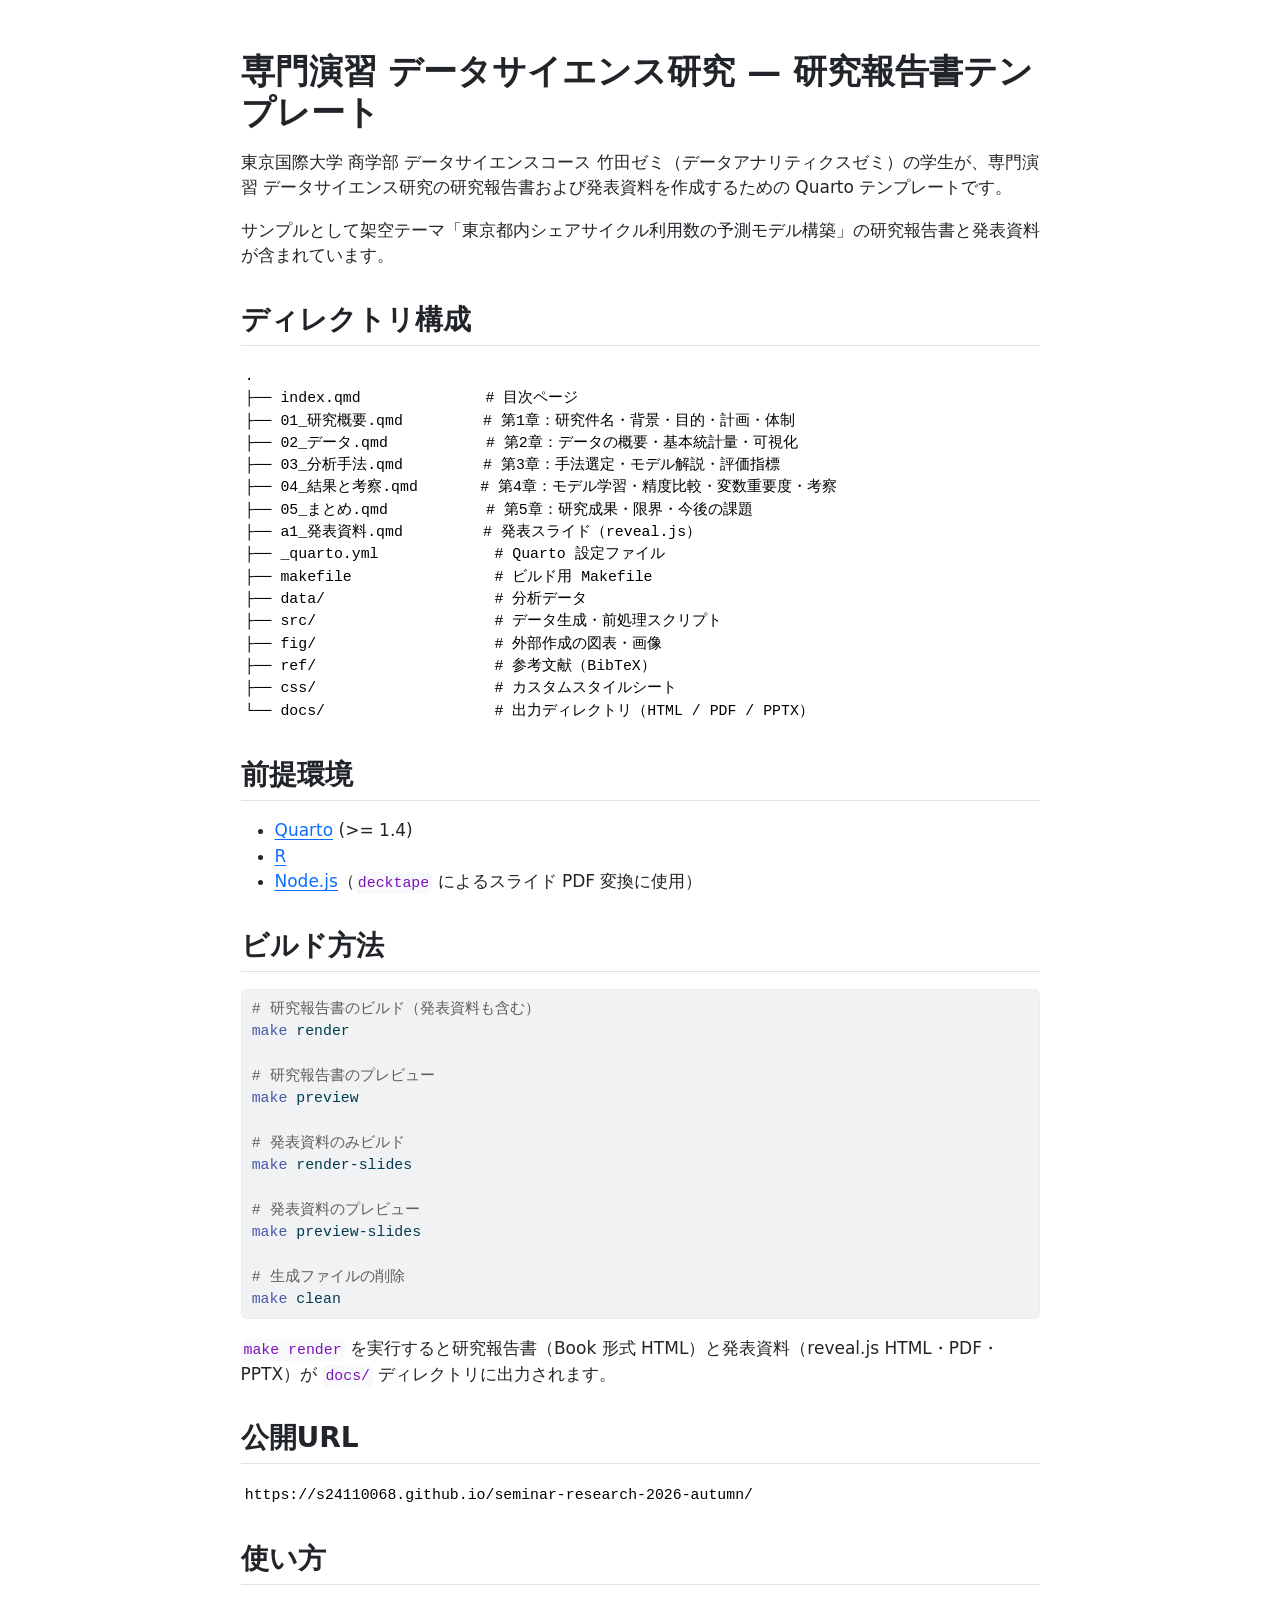
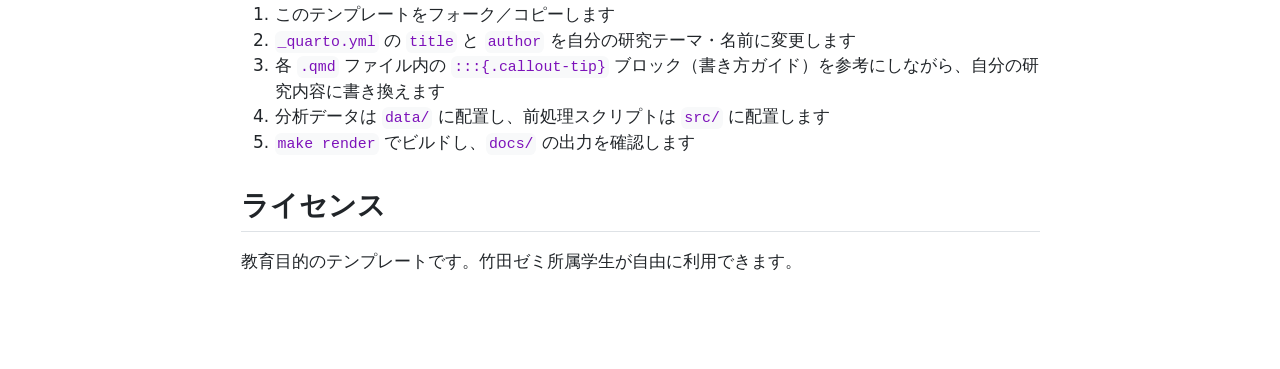
<file: README.html>
<!DOCTYPE html>
<html xmlns="http://www.w3.org/1999/xhtml" lang="en" xml:lang="en"><head>

<meta charset="utf-8">
<meta name="generator" content="quarto-1.5.57">

<meta name="viewport" content="width=device-width, initial-scale=1.0, user-scalable=yes">


<title>readme</title>
<style>
code{white-space: pre-wrap;}
span.smallcaps{font-variant: small-caps;}
div.columns{display: flex; gap: min(4vw, 1.5em);}
div.column{flex: auto; overflow-x: auto;}
div.hanging-indent{margin-left: 1.5em; text-indent: -1.5em;}
ul.task-list{list-style: none;}
ul.task-list li input[type="checkbox"] {
  width: 0.8em;
  margin: 0 0.8em 0.2em -1em; /* quarto-specific, see https://github.com/quarto-dev/quarto-cli/issues/4556 */ 
  vertical-align: middle;
}
/* CSS for syntax highlighting */
pre > code.sourceCode { white-space: pre; position: relative; }
pre > code.sourceCode > span { line-height: 1.25; }
pre > code.sourceCode > span:empty { height: 1.2em; }
.sourceCode { overflow: visible; }
code.sourceCode > span { color: inherit; text-decoration: inherit; }
div.sourceCode { margin: 1em 0; }
pre.sourceCode { margin: 0; }
@media screen {
div.sourceCode { overflow: auto; }
}
@media print {
pre > code.sourceCode { white-space: pre-wrap; }
pre > code.sourceCode > span { display: inline-block; text-indent: -5em; padding-left: 5em; }
}
pre.numberSource code
  { counter-reset: source-line 0; }
pre.numberSource code > span
  { position: relative; left: -4em; counter-increment: source-line; }
pre.numberSource code > span > a:first-child::before
  { content: counter(source-line);
    position: relative; left: -1em; text-align: right; vertical-align: baseline;
    border: none; display: inline-block;
    -webkit-touch-callout: none; -webkit-user-select: none;
    -khtml-user-select: none; -moz-user-select: none;
    -ms-user-select: none; user-select: none;
    padding: 0 4px; width: 4em;
  }
pre.numberSource { margin-left: 3em;  padding-left: 4px; }
div.sourceCode
  {   }
@media screen {
pre > code.sourceCode > span > a:first-child::before { text-decoration: underline; }
}
</style>


<script src="README_files/libs/clipboard/clipboard.min.js"></script>
<script src="README_files/libs/quarto-html/quarto.js"></script>
<script src="README_files/libs/quarto-html/popper.min.js"></script>
<script src="README_files/libs/quarto-html/tippy.umd.min.js"></script>
<script src="README_files/libs/quarto-html/anchor.min.js"></script>
<link href="README_files/libs/quarto-html/tippy.css" rel="stylesheet">
<link href="README_files/libs/quarto-html/quarto-syntax-highlighting.css" rel="stylesheet" id="quarto-text-highlighting-styles">
<script src="README_files/libs/bootstrap/bootstrap.min.js"></script>
<link href="README_files/libs/bootstrap/bootstrap-icons.css" rel="stylesheet">
<link href="README_files/libs/bootstrap/bootstrap.min.css" rel="stylesheet" id="quarto-bootstrap" data-mode="light">


</head>

<body class="fullcontent">

<div id="quarto-content" class="page-columns page-rows-contents page-layout-article">

<main class="content" id="quarto-document-content">




<section id="専門演習-データサイエンス研究-研究報告書テンプレート" class="level1">
<h1>専門演習 データサイエンス研究 — 研究報告書テンプレート</h1>
<p>東京国際大学 商学部 データサイエンスコース 竹田ゼミ（データアナリティクスゼミ）の学生が、専門演習 データサイエンス研究の研究報告書および発表資料を作成するための Quarto テンプレートです。</p>
<p>サンプルとして架空テーマ「東京都内シェアサイクル利用数の予測モデル構築」の研究報告書と発表資料が含まれています。</p>
<section id="ディレクトリ構成" class="level2">
<h2 class="anchored" data-anchor-id="ディレクトリ構成">ディレクトリ構成</h2>
<pre><code>.
├── index.qmd              # 目次ページ
├── 01_研究概要.qmd         # 第1章：研究件名・背景・目的・計画・体制
├── 02_データ.qmd           # 第2章：データの概要・基本統計量・可視化
├── 03_分析手法.qmd         # 第3章：手法選定・モデル解説・評価指標
├── 04_結果と考察.qmd       # 第4章：モデル学習・精度比較・変数重要度・考察
├── 05_まとめ.qmd           # 第5章：研究成果・限界・今後の課題
├── a1_発表資料.qmd         # 発表スライド（reveal.js）
├── _quarto.yml             # Quarto 設定ファイル
├── makefile                # ビルド用 Makefile
├── data/                   # 分析データ
├── src/                    # データ生成・前処理スクリプト
├── fig/                    # 外部作成の図表・画像
├── ref/                    # 参考文献（BibTeX）
├── css/                    # カスタムスタイルシート
└── docs/                   # 出力ディレクトリ（HTML / PDF / PPTX）</code></pre>
</section>
<section id="前提環境" class="level2">
<h2 class="anchored" data-anchor-id="前提環境">前提環境</h2>
<ul>
<li><a href="https://quarto.org/">Quarto</a> (&gt;= 1.4)</li>
<li><a href="https://www.r-project.org/">R</a></li>
<li><a href="https://nodejs.org/">Node.js</a>（<code>decktape</code> によるスライド PDF 変換に使用）</li>
</ul>
</section>
<section id="ビルド方法" class="level2">
<h2 class="anchored" data-anchor-id="ビルド方法">ビルド方法</h2>
<div class="sourceCode" id="cb2"><pre class="sourceCode bash code-with-copy"><code class="sourceCode bash"><span id="cb2-1"><a href="#cb2-1" aria-hidden="true" tabindex="-1"></a><span class="co"># 研究報告書のビルド（発表資料も含む）</span></span>
<span id="cb2-2"><a href="#cb2-2" aria-hidden="true" tabindex="-1"></a><span class="fu">make</span> render</span>
<span id="cb2-3"><a href="#cb2-3" aria-hidden="true" tabindex="-1"></a></span>
<span id="cb2-4"><a href="#cb2-4" aria-hidden="true" tabindex="-1"></a><span class="co"># 研究報告書のプレビュー</span></span>
<span id="cb2-5"><a href="#cb2-5" aria-hidden="true" tabindex="-1"></a><span class="fu">make</span> preview</span>
<span id="cb2-6"><a href="#cb2-6" aria-hidden="true" tabindex="-1"></a></span>
<span id="cb2-7"><a href="#cb2-7" aria-hidden="true" tabindex="-1"></a><span class="co"># 発表資料のみビルド</span></span>
<span id="cb2-8"><a href="#cb2-8" aria-hidden="true" tabindex="-1"></a><span class="fu">make</span> render-slides</span>
<span id="cb2-9"><a href="#cb2-9" aria-hidden="true" tabindex="-1"></a></span>
<span id="cb2-10"><a href="#cb2-10" aria-hidden="true" tabindex="-1"></a><span class="co"># 発表資料のプレビュー</span></span>
<span id="cb2-11"><a href="#cb2-11" aria-hidden="true" tabindex="-1"></a><span class="fu">make</span> preview-slides</span>
<span id="cb2-12"><a href="#cb2-12" aria-hidden="true" tabindex="-1"></a></span>
<span id="cb2-13"><a href="#cb2-13" aria-hidden="true" tabindex="-1"></a><span class="co"># 生成ファイルの削除</span></span>
<span id="cb2-14"><a href="#cb2-14" aria-hidden="true" tabindex="-1"></a><span class="fu">make</span> clean</span></code><button title="Copy to Clipboard" class="code-copy-button"><i class="bi"></i></button></pre></div>
<p><code>make render</code> を実行すると研究報告書（Book 形式 HTML）と発表資料（reveal.js HTML・PDF・PPTX）が <code>docs/</code> ディレクトリに出力されます。</p>
</section>
<section id="公開url" class="level2">
<h2 class="anchored" data-anchor-id="公開url">公開URL</h2>
<pre><code>https://s24110068.github.io/seminar-research-2026-autumn/</code></pre>
</section>
<section id="使い方" class="level2">
<h2 class="anchored" data-anchor-id="使い方">使い方</h2>
<ol type="1">
<li>このテンプレートをフォーク／コピーします</li>
<li><code>_quarto.yml</code> の <code>title</code> と <code>author</code> を自分の研究テーマ・名前に変更します</li>
<li>各 <code>.qmd</code> ファイル内の <code>:::{.callout-tip}</code> ブロック（書き方ガイド）を参考にしながら、自分の研究内容に書き換えます</li>
<li>分析データは <code>data/</code> に配置し、前処理スクリプトは <code>src/</code> に配置します</li>
<li><code>make render</code> でビルドし、<code>docs/</code> の出力を確認します</li>
</ol>
</section>
<section id="ライセンス" class="level2">
<h2 class="anchored" data-anchor-id="ライセンス">ライセンス</h2>
<p>教育目的のテンプレートです。竹田ゼミ所属学生が自由に利用できます。</p>
</section>
</section>

</main>
<!-- /main column -->
<script id="quarto-html-after-body" type="application/javascript">
window.document.addEventListener("DOMContentLoaded", function (event) {
  const toggleBodyColorMode = (bsSheetEl) => {
    const mode = bsSheetEl.getAttribute("data-mode");
    const bodyEl = window.document.querySelector("body");
    if (mode === "dark") {
      bodyEl.classList.add("quarto-dark");
      bodyEl.classList.remove("quarto-light");
    } else {
      bodyEl.classList.add("quarto-light");
      bodyEl.classList.remove("quarto-dark");
    }
  }
  const toggleBodyColorPrimary = () => {
    const bsSheetEl = window.document.querySelector("link#quarto-bootstrap");
    if (bsSheetEl) {
      toggleBodyColorMode(bsSheetEl);
    }
  }
  toggleBodyColorPrimary();  
  const icon = "";
  const anchorJS = new window.AnchorJS();
  anchorJS.options = {
    placement: 'right',
    icon: icon
  };
  anchorJS.add('.anchored');
  const isCodeAnnotation = (el) => {
    for (const clz of el.classList) {
      if (clz.startsWith('code-annotation-')) {                     
        return true;
      }
    }
    return false;
  }
  const onCopySuccess = function(e) {
    // button target
    const button = e.trigger;
    // don't keep focus
    button.blur();
    // flash "checked"
    button.classList.add('code-copy-button-checked');
    var currentTitle = button.getAttribute("title");
    button.setAttribute("title", "Copied!");
    let tooltip;
    if (window.bootstrap) {
      button.setAttribute("data-bs-toggle", "tooltip");
      button.setAttribute("data-bs-placement", "left");
      button.setAttribute("data-bs-title", "Copied!");
      tooltip = new bootstrap.Tooltip(button, 
        { trigger: "manual", 
          customClass: "code-copy-button-tooltip",
          offset: [0, -8]});
      tooltip.show();    
    }
    setTimeout(function() {
      if (tooltip) {
        tooltip.hide();
        button.removeAttribute("data-bs-title");
        button.removeAttribute("data-bs-toggle");
        button.removeAttribute("data-bs-placement");
      }
      button.setAttribute("title", currentTitle);
      button.classList.remove('code-copy-button-checked');
    }, 1000);
    // clear code selection
    e.clearSelection();
  }
  const getTextToCopy = function(trigger) {
      const codeEl = trigger.previousElementSibling.cloneNode(true);
      for (const childEl of codeEl.children) {
        if (isCodeAnnotation(childEl)) {
          childEl.remove();
        }
      }
      return codeEl.innerText;
  }
  const clipboard = new window.ClipboardJS('.code-copy-button:not([data-in-quarto-modal])', {
    text: getTextToCopy
  });
  clipboard.on('success', onCopySuccess);
  if (window.document.getElementById('quarto-embedded-source-code-modal')) {
    // For code content inside modals, clipBoardJS needs to be initialized with a container option
    // TODO: Check when it could be a function (https://github.com/zenorocha/clipboard.js/issues/860)
    const clipboardModal = new window.ClipboardJS('.code-copy-button[data-in-quarto-modal]', {
      text: getTextToCopy,
      container: window.document.getElementById('quarto-embedded-source-code-modal')
    });
    clipboardModal.on('success', onCopySuccess);
  }
    var localhostRegex = new RegExp(/^(?:http|https):\/\/localhost\:?[0-9]*\//);
    var mailtoRegex = new RegExp(/^mailto:/);
      var filterRegex = new RegExp('/' + window.location.host + '/');
    var isInternal = (href) => {
        return filterRegex.test(href) || localhostRegex.test(href) || mailtoRegex.test(href);
    }
    // Inspect non-navigation links and adorn them if external
 	var links = window.document.querySelectorAll('a[href]:not(.nav-link):not(.navbar-brand):not(.toc-action):not(.sidebar-link):not(.sidebar-item-toggle):not(.pagination-link):not(.no-external):not([aria-hidden]):not(.dropdown-item):not(.quarto-navigation-tool):not(.about-link)');
    for (var i=0; i<links.length; i++) {
      const link = links[i];
      if (!isInternal(link.href)) {
        // undo the damage that might have been done by quarto-nav.js in the case of
        // links that we want to consider external
        if (link.dataset.originalHref !== undefined) {
          link.href = link.dataset.originalHref;
        }
      }
    }
  function tippyHover(el, contentFn, onTriggerFn, onUntriggerFn) {
    const config = {
      allowHTML: true,
      maxWidth: 500,
      delay: 100,
      arrow: false,
      appendTo: function(el) {
          return el.parentElement;
      },
      interactive: true,
      interactiveBorder: 10,
      theme: 'quarto',
      placement: 'bottom-start',
    };
    if (contentFn) {
      config.content = contentFn;
    }
    if (onTriggerFn) {
      config.onTrigger = onTriggerFn;
    }
    if (onUntriggerFn) {
      config.onUntrigger = onUntriggerFn;
    }
    window.tippy(el, config); 
  }
  const noterefs = window.document.querySelectorAll('a[role="doc-noteref"]');
  for (var i=0; i<noterefs.length; i++) {
    const ref = noterefs[i];
    tippyHover(ref, function() {
      // use id or data attribute instead here
      let href = ref.getAttribute('data-footnote-href') || ref.getAttribute('href');
      try { href = new URL(href).hash; } catch {}
      const id = href.replace(/^#\/?/, "");
      const note = window.document.getElementById(id);
      if (note) {
        return note.innerHTML;
      } else {
        return "";
      }
    });
  }
  const xrefs = window.document.querySelectorAll('a.quarto-xref');
  const processXRef = (id, note) => {
    // Strip column container classes
    const stripColumnClz = (el) => {
      el.classList.remove("page-full", "page-columns");
      if (el.children) {
        for (const child of el.children) {
          stripColumnClz(child);
        }
      }
    }
    stripColumnClz(note)
    if (id === null || id.startsWith('sec-')) {
      // Special case sections, only their first couple elements
      const container = document.createElement("div");
      if (note.children && note.children.length > 2) {
        container.appendChild(note.children[0].cloneNode(true));
        for (let i = 1; i < note.children.length; i++) {
          const child = note.children[i];
          if (child.tagName === "P" && child.innerText === "") {
            continue;
          } else {
            container.appendChild(child.cloneNode(true));
            break;
          }
        }
        if (window.Quarto?.typesetMath) {
          window.Quarto.typesetMath(container);
        }
        return container.innerHTML
      } else {
        if (window.Quarto?.typesetMath) {
          window.Quarto.typesetMath(note);
        }
        return note.innerHTML;
      }
    } else {
      // Remove any anchor links if they are present
      const anchorLink = note.querySelector('a.anchorjs-link');
      if (anchorLink) {
        anchorLink.remove();
      }
      if (window.Quarto?.typesetMath) {
        window.Quarto.typesetMath(note);
      }
      // TODO in 1.5, we should make sure this works without a callout special case
      if (note.classList.contains("callout")) {
        return note.outerHTML;
      } else {
        return note.innerHTML;
      }
    }
  }
  for (var i=0; i<xrefs.length; i++) {
    const xref = xrefs[i];
    tippyHover(xref, undefined, function(instance) {
      instance.disable();
      let url = xref.getAttribute('href');
      let hash = undefined; 
      if (url.startsWith('#')) {
        hash = url;
      } else {
        try { hash = new URL(url).hash; } catch {}
      }
      if (hash) {
        const id = hash.replace(/^#\/?/, "");
        const note = window.document.getElementById(id);
        if (note !== null) {
          try {
            const html = processXRef(id, note.cloneNode(true));
            instance.setContent(html);
          } finally {
            instance.enable();
            instance.show();
          }
        } else {
          // See if we can fetch this
          fetch(url.split('#')[0])
          .then(res => res.text())
          .then(html => {
            const parser = new DOMParser();
            const htmlDoc = parser.parseFromString(html, "text/html");
            const note = htmlDoc.getElementById(id);
            if (note !== null) {
              const html = processXRef(id, note);
              instance.setContent(html);
            } 
          }).finally(() => {
            instance.enable();
            instance.show();
          });
        }
      } else {
        // See if we can fetch a full url (with no hash to target)
        // This is a special case and we should probably do some content thinning / targeting
        fetch(url)
        .then(res => res.text())
        .then(html => {
          const parser = new DOMParser();
          const htmlDoc = parser.parseFromString(html, "text/html");
          const note = htmlDoc.querySelector('main.content');
          if (note !== null) {
            // This should only happen for chapter cross references
            // (since there is no id in the URL)
            // remove the first header
            if (note.children.length > 0 && note.children[0].tagName === "HEADER") {
              note.children[0].remove();
            }
            const html = processXRef(null, note);
            instance.setContent(html);
          } 
        }).finally(() => {
          instance.enable();
          instance.show();
        });
      }
    }, function(instance) {
    });
  }
      let selectedAnnoteEl;
      const selectorForAnnotation = ( cell, annotation) => {
        let cellAttr = 'data-code-cell="' + cell + '"';
        let lineAttr = 'data-code-annotation="' +  annotation + '"';
        const selector = 'span[' + cellAttr + '][' + lineAttr + ']';
        return selector;
      }
      const selectCodeLines = (annoteEl) => {
        const doc = window.document;
        const targetCell = annoteEl.getAttribute("data-target-cell");
        const targetAnnotation = annoteEl.getAttribute("data-target-annotation");
        const annoteSpan = window.document.querySelector(selectorForAnnotation(targetCell, targetAnnotation));
        const lines = annoteSpan.getAttribute("data-code-lines").split(",");
        const lineIds = lines.map((line) => {
          return targetCell + "-" + line;
        })
        let top = null;
        let height = null;
        let parent = null;
        if (lineIds.length > 0) {
            //compute the position of the single el (top and bottom and make a div)
            const el = window.document.getElementById(lineIds[0]);
            top = el.offsetTop;
            height = el.offsetHeight;
            parent = el.parentElement.parentElement;
          if (lineIds.length > 1) {
            const lastEl = window.document.getElementById(lineIds[lineIds.length - 1]);
            const bottom = lastEl.offsetTop + lastEl.offsetHeight;
            height = bottom - top;
          }
          if (top !== null && height !== null && parent !== null) {
            // cook up a div (if necessary) and position it 
            let div = window.document.getElementById("code-annotation-line-highlight");
            if (div === null) {
              div = window.document.createElement("div");
              div.setAttribute("id", "code-annotation-line-highlight");
              div.style.position = 'absolute';
              parent.appendChild(div);
            }
            div.style.top = top - 2 + "px";
            div.style.height = height + 4 + "px";
            div.style.left = 0;
            let gutterDiv = window.document.getElementById("code-annotation-line-highlight-gutter");
            if (gutterDiv === null) {
              gutterDiv = window.document.createElement("div");
              gutterDiv.setAttribute("id", "code-annotation-line-highlight-gutter");
              gutterDiv.style.position = 'absolute';
              const codeCell = window.document.getElementById(targetCell);
              const gutter = codeCell.querySelector('.code-annotation-gutter');
              gutter.appendChild(gutterDiv);
            }
            gutterDiv.style.top = top - 2 + "px";
            gutterDiv.style.height = height + 4 + "px";
          }
          selectedAnnoteEl = annoteEl;
        }
      };
      const unselectCodeLines = () => {
        const elementsIds = ["code-annotation-line-highlight", "code-annotation-line-highlight-gutter"];
        elementsIds.forEach((elId) => {
          const div = window.document.getElementById(elId);
          if (div) {
            div.remove();
          }
        });
        selectedAnnoteEl = undefined;
      };
        // Handle positioning of the toggle
    window.addEventListener(
      "resize",
      throttle(() => {
        elRect = undefined;
        if (selectedAnnoteEl) {
          selectCodeLines(selectedAnnoteEl);
        }
      }, 10)
    );
    function throttle(fn, ms) {
    let throttle = false;
    let timer;
      return (...args) => {
        if(!throttle) { // first call gets through
            fn.apply(this, args);
            throttle = true;
        } else { // all the others get throttled
            if(timer) clearTimeout(timer); // cancel #2
            timer = setTimeout(() => {
              fn.apply(this, args);
              timer = throttle = false;
            }, ms);
        }
      };
    }
      // Attach click handler to the DT
      const annoteDls = window.document.querySelectorAll('dt[data-target-cell]');
      for (const annoteDlNode of annoteDls) {
        annoteDlNode.addEventListener('click', (event) => {
          const clickedEl = event.target;
          if (clickedEl !== selectedAnnoteEl) {
            unselectCodeLines();
            const activeEl = window.document.querySelector('dt[data-target-cell].code-annotation-active');
            if (activeEl) {
              activeEl.classList.remove('code-annotation-active');
            }
            selectCodeLines(clickedEl);
            clickedEl.classList.add('code-annotation-active');
          } else {
            // Unselect the line
            unselectCodeLines();
            clickedEl.classList.remove('code-annotation-active');
          }
        });
      }
  const findCites = (el) => {
    const parentEl = el.parentElement;
    if (parentEl) {
      const cites = parentEl.dataset.cites;
      if (cites) {
        return {
          el,
          cites: cites.split(' ')
        };
      } else {
        return findCites(el.parentElement)
      }
    } else {
      return undefined;
    }
  };
  var bibliorefs = window.document.querySelectorAll('a[role="doc-biblioref"]');
  for (var i=0; i<bibliorefs.length; i++) {
    const ref = bibliorefs[i];
    const citeInfo = findCites(ref);
    if (citeInfo) {
      tippyHover(citeInfo.el, function() {
        var popup = window.document.createElement('div');
        citeInfo.cites.forEach(function(cite) {
          var citeDiv = window.document.createElement('div');
          citeDiv.classList.add('hanging-indent');
          citeDiv.classList.add('csl-entry');
          var biblioDiv = window.document.getElementById('ref-' + cite);
          if (biblioDiv) {
            citeDiv.innerHTML = biblioDiv.innerHTML;
          }
          popup.appendChild(citeDiv);
        });
        return popup.innerHTML;
      });
    }
  }
});
</script>
</div> <!-- /content -->




</body></html>
</file>
<file: README_files/libs/quarto-html/tippy.css>
.tippy-box[data-animation=fade][data-state=hidden]{opacity:0}[data-tippy-root]{max-width:calc(100vw - 10px)}.tippy-box{position:relative;background-color:#333;color:#fff;border-radius:4px;font-size:14px;line-height:1.4;white-space:normal;outline:0;transition-property:transform,visibility,opacity}.tippy-box[data-placement^=top]>.tippy-arrow{bottom:0}.tippy-box[data-placement^=top]>.tippy-arrow:before{bottom:-7px;left:0;border-width:8px 8px 0;border-top-color:initial;transform-origin:center top}.tippy-box[data-placement^=bottom]>.tippy-arrow{top:0}.tippy-box[data-placement^=bottom]>.tippy-arrow:before{top:-7px;left:0;border-width:0 8px 8px;border-bottom-color:initial;transform-origin:center bottom}.tippy-box[data-placement^=left]>.tippy-arrow{right:0}.tippy-box[data-placement^=left]>.tippy-arrow:before{border-width:8px 0 8px 8px;border-left-color:initial;right:-7px;transform-origin:center left}.tippy-box[data-placement^=right]>.tippy-arrow{left:0}.tippy-box[data-placement^=right]>.tippy-arrow:before{left:-7px;border-width:8px 8px 8px 0;border-right-color:initial;transform-origin:center right}.tippy-box[data-inertia][data-state=visible]{transition-timing-function:cubic-bezier(.54,1.5,.38,1.11)}.tippy-arrow{width:16px;height:16px;color:#333}.tippy-arrow:before{content:"";position:absolute;border-color:transparent;border-style:solid}.tippy-content{position:relative;padding:5px 9px;z-index:1}
</file>
<file: README_files/libs/quarto-html/quarto-syntax-highlighting.css>
/* quarto syntax highlight colors */
:root {
  --quarto-hl-ot-color: #003B4F;
  --quarto-hl-at-color: #657422;
  --quarto-hl-ss-color: #20794D;
  --quarto-hl-an-color: #5E5E5E;
  --quarto-hl-fu-color: #4758AB;
  --quarto-hl-st-color: #20794D;
  --quarto-hl-cf-color: #003B4F;
  --quarto-hl-op-color: #5E5E5E;
  --quarto-hl-er-color: #AD0000;
  --quarto-hl-bn-color: #AD0000;
  --quarto-hl-al-color: #AD0000;
  --quarto-hl-va-color: #111111;
  --quarto-hl-bu-color: inherit;
  --quarto-hl-ex-color: inherit;
  --quarto-hl-pp-color: #AD0000;
  --quarto-hl-in-color: #5E5E5E;
  --quarto-hl-vs-color: #20794D;
  --quarto-hl-wa-color: #5E5E5E;
  --quarto-hl-do-color: #5E5E5E;
  --quarto-hl-im-color: #00769E;
  --quarto-hl-ch-color: #20794D;
  --quarto-hl-dt-color: #AD0000;
  --quarto-hl-fl-color: #AD0000;
  --quarto-hl-co-color: #5E5E5E;
  --quarto-hl-cv-color: #5E5E5E;
  --quarto-hl-cn-color: #8f5902;
  --quarto-hl-sc-color: #5E5E5E;
  --quarto-hl-dv-color: #AD0000;
  --quarto-hl-kw-color: #003B4F;
}

/* other quarto variables */
:root {
  --quarto-font-monospace: SFMono-Regular, Menlo, Monaco, Consolas, "Liberation Mono", "Courier New", monospace;
}

pre > code.sourceCode > span {
  color: #003B4F;
}

code span {
  color: #003B4F;
}

code.sourceCode > span {
  color: #003B4F;
}

div.sourceCode,
div.sourceCode pre.sourceCode {
  color: #003B4F;
}

code span.ot {
  color: #003B4F;
  font-style: inherit;
}

code span.at {
  color: #657422;
  font-style: inherit;
}

code span.ss {
  color: #20794D;
  font-style: inherit;
}

code span.an {
  color: #5E5E5E;
  font-style: inherit;
}

code span.fu {
  color: #4758AB;
  font-style: inherit;
}

code span.st {
  color: #20794D;
  font-style: inherit;
}

code span.cf {
  color: #003B4F;
  font-weight: bold;
  font-style: inherit;
}

code span.op {
  color: #5E5E5E;
  font-style: inherit;
}

code span.er {
  color: #AD0000;
  font-style: inherit;
}

code span.bn {
  color: #AD0000;
  font-style: inherit;
}

code span.al {
  color: #AD0000;
  font-style: inherit;
}

code span.va {
  color: #111111;
  font-style: inherit;
}

code span.bu {
  font-style: inherit;
}

code span.ex {
  font-style: inherit;
}

code span.pp {
  color: #AD0000;
  font-style: inherit;
}

code span.in {
  color: #5E5E5E;
  font-style: inherit;
}

code span.vs {
  color: #20794D;
  font-style: inherit;
}

code span.wa {
  color: #5E5E5E;
  font-style: italic;
}

code span.do {
  color: #5E5E5E;
  font-style: italic;
}

code span.im {
  color: #00769E;
  font-style: inherit;
}

code span.ch {
  color: #20794D;
  font-style: inherit;
}

code span.dt {
  color: #AD0000;
  font-style: inherit;
}

code span.fl {
  color: #AD0000;
  font-style: inherit;
}

code span.co {
  color: #5E5E5E;
  font-style: inherit;
}

code span.cv {
  color: #5E5E5E;
  font-style: italic;
}

code span.cn {
  color: #8f5902;
  font-style: inherit;
}

code span.sc {
  color: #5E5E5E;
  font-style: inherit;
}

code span.dv {
  color: #AD0000;
  font-style: inherit;
}

code span.kw {
  color: #003B4F;
  font-weight: bold;
  font-style: inherit;
}

.prevent-inlining {
  content: "</";
}

/*# sourceMappingURL=debc5d5d77c3f9108843748ff7464032.css.map */
</file>
